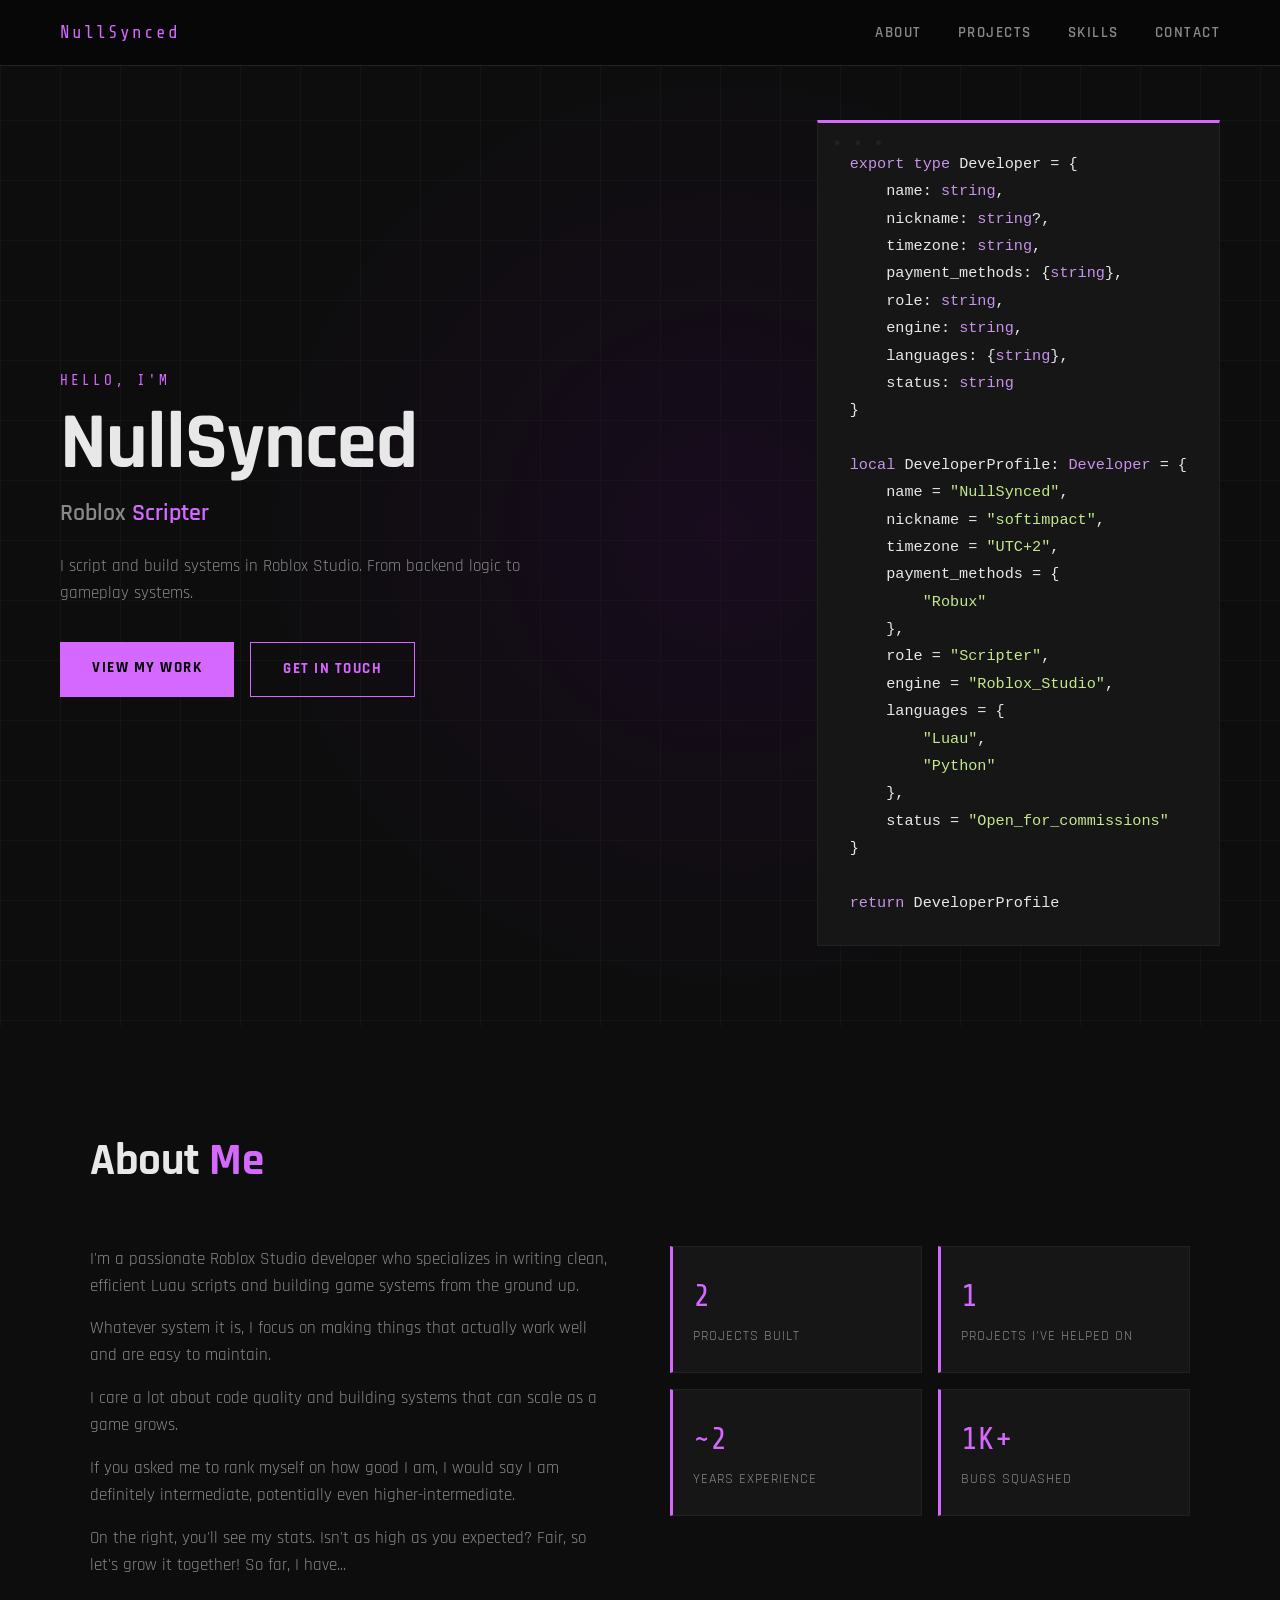
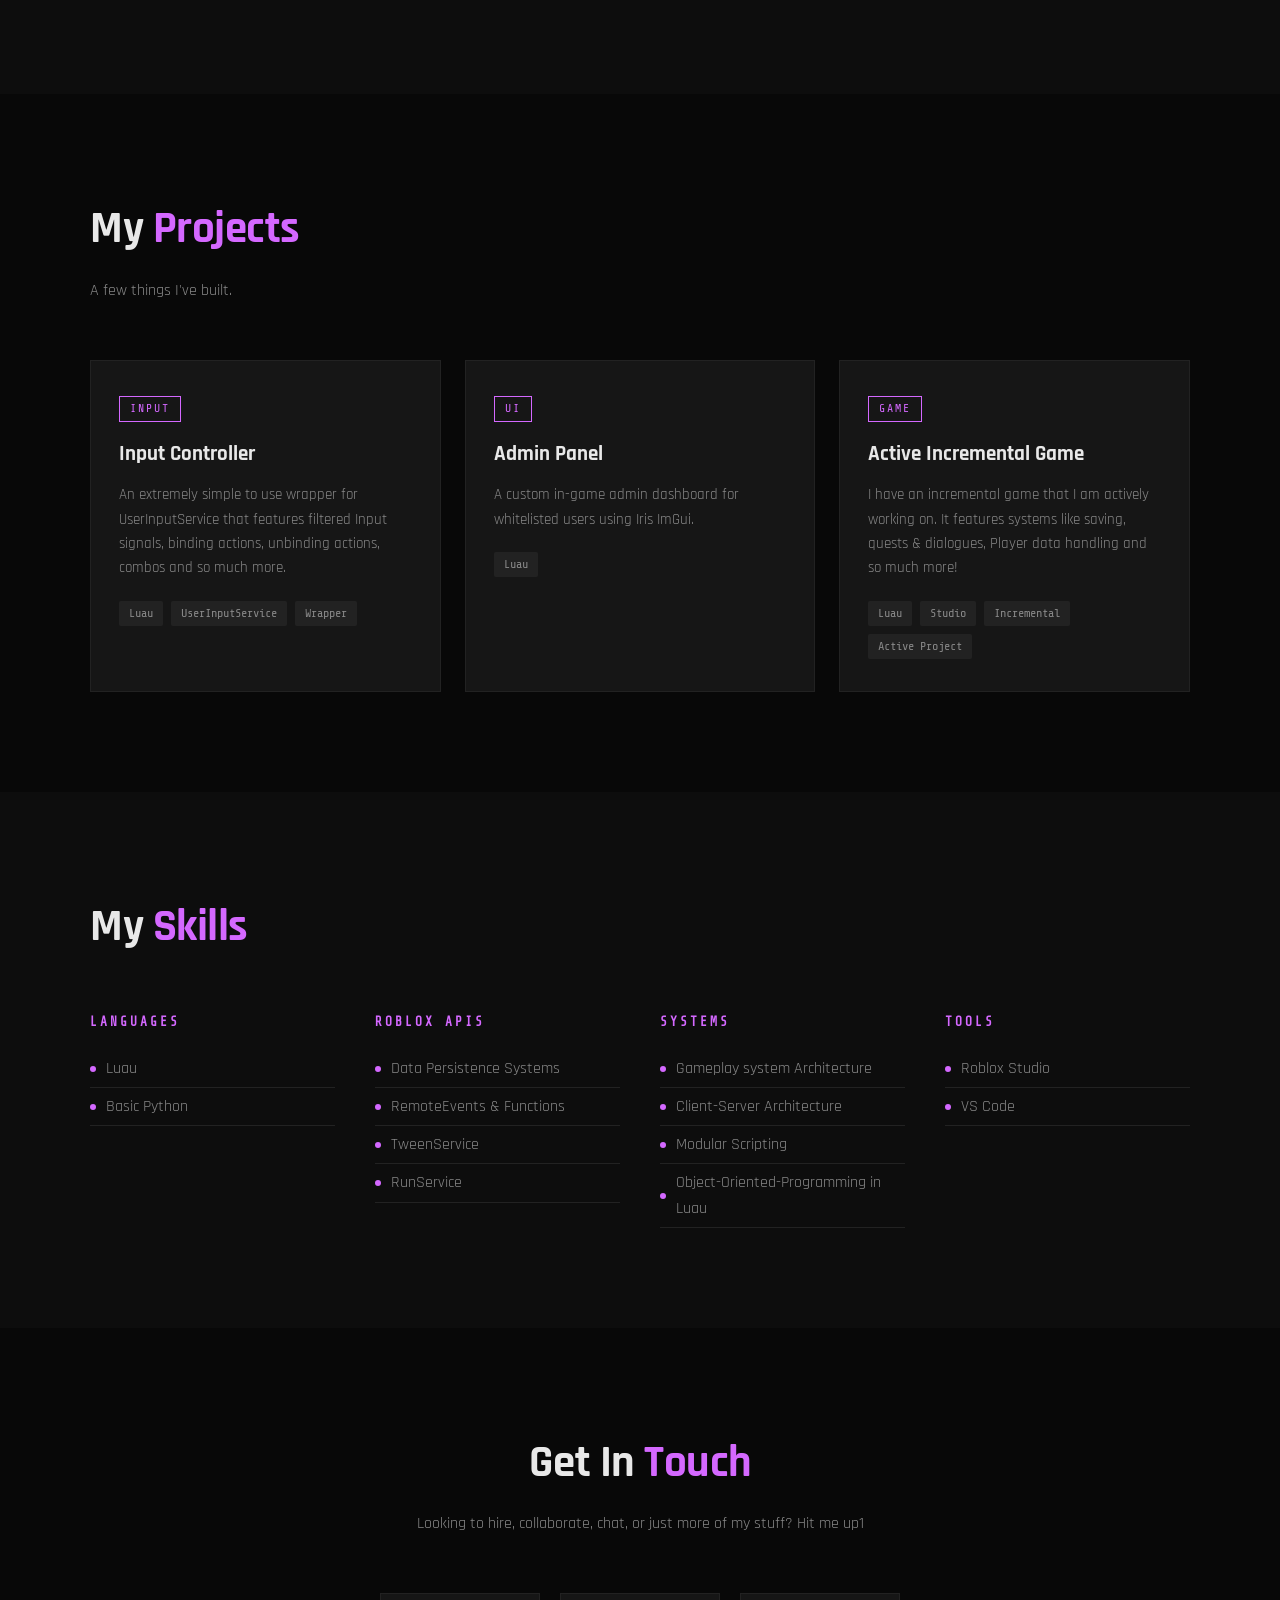
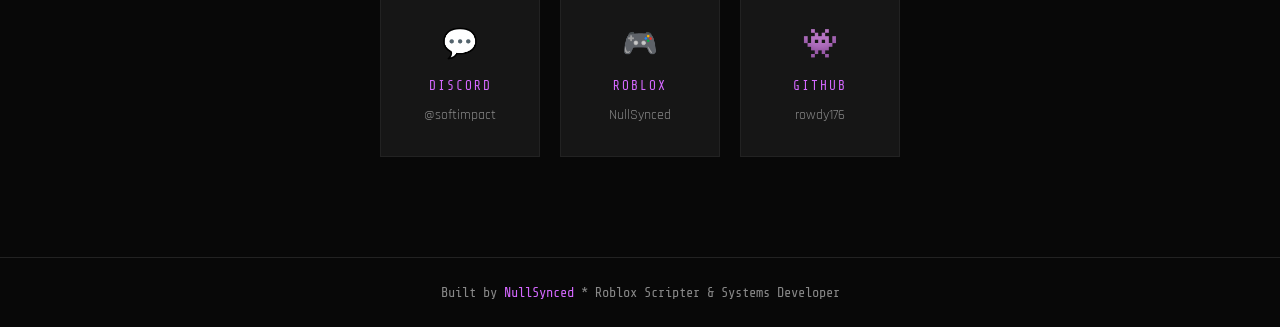
<file: index.html>
<!DOCTYPE html>
<html lang="en">
<head>
    <meta charset="UTF-8">
    <meta name="viewport" content="width=device-width, initial-scale=1.0">
    <title>NullSynced | Roblox Scripter</title>
    <link href="style.css" rel="stylesheet">
    <link rel="icon" href="Images/Echidna.ico"/>
    <link href="https://fonts.googleapis.com/css2?family=Share+Tech+Mono&family=Rajdhani:wght@400;600;700&display=swap" rel="stylesheet">
</head>

<body>

    <!-- NAV BAR -->
    <nav class="Navbar">
        <span class="NavLogo">NullSynced</span>
        <ul class="NavLinks">
            <li><a href="#about">About</a></li>
            <li><a href="#projects">Projects</a></li>
            <li><a href="#skills">Skills</a></li>
            <li><a href="#contact">Contact</a></li>
        </ul>
    </nav>

    <!-- HERO SECTION -->
    <section class="HeroSection" id="home">
        <div class="HeroGrid"></div>
        <div class="HeroContent">
            <p class="HeroSub">Hello, I'm</p>
            <h1 class="HeroName">NullSynced</h1>
            <h2 class="HeroTitle">Roblox <span class="Accent">Scripter</span></h2>
            <p class="HeroDesc">I script and build systems in Roblox Studio. From backend logic to gameplay systems.</p>
            <div class="HeroBtns">
                <a href="#projects" class="BtnPrimary">View My Work</a>
                <a href="#contact" class="BtnSecondary">Get In Touch</a>
            </div>
        </div>
        <div class="HeroCode">
            
<pre><code><span class="c-keyword">export type</span> Developer = {
    name: <span class="c-keyword">string</span>,
    nickname: <span class="c-keyword">string</span>?,
    timezone: <span class="c-keyword">string</span>,
    payment_methods: {<span class="c-keyword">string</span>},
    role: <span class="c-keyword">string</span>,
    engine: <span class="c-keyword">string</span>,
    languages: {<span class="c-keyword">string</span>},
    status: <span class="c-keyword">string</span>
}

<span class="c-keyword">local</span> DeveloperProfile: <span class="c-keyword">Developer</span> = {
    name = <span class="c-string">"NullSynced"</span>,
    nickname = <span class="c-string">"softimpact"</span>,
    timezone = <span class="c-string">"UTC+2"</span>,
    payment_methods = {
        <span class="c-string">"Robux"</span>
    },
    role = <span class="c-string">"Scripter"</span>,
    engine = <span class="c-string">"Roblox_Studio"</span>,
    languages = {
        <span class="c-string">"Luau"</span>,
        <span class="c-string">"Python"</span>
    },
    status = <span class="c-string">"Open_for_commissions"</span>
}

<span class="c-keyword">return</span> DeveloperProfile</code></pre>
        </div>
    </section>

    <!-- ABOUT SECTION -->
    <section class="Section" id="about">
        <div class="SectionInner">
            <h2 class="SectionTitle">About <span class="Accent">Me</span></h2>
            <div class="AboutGrid">
                <div class="AboutText">
                    <p>I'm a passionate Roblox Studio developer who specializes in writing clean, efficient Luau scripts and building game systems from the ground up.</p>
                    <p>Whatever system it is, I focus on making things that actually work well and are easy to maintain.</p>
                    <p>I care a lot about code quality and building systems that can scale as a game grows.</p>
                    <p>If you asked me to rank myself on how good I am, I would say I am definitely intermediate, potentially even higher-intermediate.</p>
                    <p>On the right, you'll see my stats. Isn't as high as you expected? Fair, so let's grow it together! So far, I have...</p>
                </div>
                <div class="AboutStats">
                    <div class="StatCard">
                        <span class="StatNum">2</span>
                        <span class="StatLabel">Projects Built</span>
                    </div>
                    <div class="StatCard">
                        <span class="StatNum">1</span>
                        <span class="StatLabel">Projects I've helped on</span>
                    </div>
                    <div class="StatCard">
                        <span class="StatNum">~2</span>
                        <span class="StatLabel">Years Experience</span>
                    </div>
                    <div class="StatCard">
                        <span class="StatNum">1K+</span>
                        <span class="StatLabel">Bugs Squashed</span>
                    </div>
                </div>
            </div>
        </div>
    </section>

    <!-- PROJECTS SECTION -->
    <section class="Section SectionDark" id="projects">
        <div class="SectionInner">
            <h2 class="SectionTitle">My <span class="Accent">Projects</span></h2>
            <p class="SectionSub">A few things I've built.</p>
            <div class="ProjectsGrid">

                <div class="ProjectCard">
                    <div class="ProjectTag">Input</div>
                    <h3 class="ProjectName">Input Controller</h3>
                    <p class="ProjectDesc">An extremely simple to use wrapper for UserInputService that features filtered Input signals, binding actions, unbinding actions, combos and so much more.</p>
                    <div class="ProjectTech">
                        <span>Luau</span><span>UserInputService</span><span>Wrapper</span>
                    </div>
                </div>

                <div class="ProjectCard">
                    <div class="ProjectTag">UI</div>
                    <h3 class="ProjectName">Admin Panel</h3>
                    <p class="ProjectDesc">A custom in-game admin dashboard for whitelisted users using Iris ImGui.</p>
                    <div class="ProjectTech">
                        <span>Luau</span>
                    </div>
                </div>

                <div class="ProjectCard">
                    <div class="ProjectTag">Game</div>
                    <h3 class="ProjectName">Active Incremental Game</h3>
                    <p class="ProjectDesc">I have an incremental game that I am actively working on. It features systems like saving, quests & dialogues, Player data handling and so much more!</p>
                    <div class="ProjectTech">
                        <span>Luau</span><span>Studio</span><span>Incremental</span><span>Active Project</span>
                    </div>
                </div>

            </div>
        </div>
    </section>

    <!-- SKILLS SECTION -->
    <section class="Section" id="skills">
        <div class="SectionInner">
            <h2 class="SectionTitle">My <span class="Accent">Skills</span></h2>
            <div class="SkillsGrid">

                <div class="SkillGroup">
                    <h3 class="SkillGroupTitle">Languages</h3>
                    <div class="SkillList">
                        <div class="SkillItem"><span class="SkillDot"></span>Luau</div>
                        <div class="SkillItem"><span class="SkillDot"></span>Basic Python</div>
                    </div>
                </div>

                <div class="SkillGroup">
                    <h3 class="SkillGroupTitle">Roblox APIs</h3>
                    <div class="SkillList">
                        <div class="SkillItem"><span class="SkillDot"></span>Data Persistence Systems</div>
                        <div class="SkillItem"><span class="SkillDot"></span>RemoteEvents & Functions</div>
                        <div class="SkillItem"><span class="SkillDot"></span>TweenService</div>
                        <div class="SkillItem"><span class="SkillDot"></span>RunService</div>
                    </div>
                </div>

                <div class="SkillGroup">
                    <h3 class="SkillGroupTitle">Systems</h3>
                    <div class="SkillList">
                        <div class="SkillItem"><span class="SkillDot"></span>Gameplay system Architecture</div>
                        <div class="SkillItem"><span class="SkillDot"></span>Client-Server Architecture</div>
                        <div class="SkillItem"><span class="SkillDot"></span>Modular Scripting</div>
                        <div class="SkillItem"><span class="SkillDot"></span>Object-Oriented-Programming in Luau</div>
                    </div>
                </div>

                <div class="SkillGroup">
                    <h3 class="SkillGroupTitle">Tools</h3>
                    <div class="SkillList">
                        <div class="SkillItem"><span class="SkillDot"></span>Roblox Studio</div>
                        <div class="SkillItem"><span class="SkillDot"></span>VS Code</div>
                    </div>
                </div>

            </div>
        </div>
    </section>

    <!-- CONTACT SECTION -->
    <section class="Section SectionDark" id="contact">
        <div class="SectionInner ContactInner">
            <h2 class="SectionTitle">Get In <span class="Accent">Touch</span></h2>
            <p class="SectionSub">Looking to hire, collaborate, chat, or just more of my stuff? Hit me up1</p>
            <div class="ContactLinks">
                <a class="ContactCard">
                    <span class="ContactIcon">💬</span>
                    <span class="ContactPlatform">Discord</span>
                    <span class="ContactHandle">@softimpact</span>
                </a>
                <a href="https://www.roblox.com/users/8551060448/profile" class="ContactCard">
                    <span class="ContactIcon">🎮</span>
                    <span class="ContactPlatform">Roblox</span>
                    <span class="ContactHandle">NullSynced</span>
                </a>
                <a href="https://github.com/rowdy176" class="ContactCard">
                    <span class="ContactIcon">👾</span>
                    <span class="ContactPlatform">GitHub</span>
                    <span class="ContactHandle">rowdy176</span>
                </a>
            </div>
        </div>
    </section>

    <!-- FOOTER SECTION -->
    <footer class="Footer">
        <p>Built by <span class="Accent">NullSynced</span>  *  Roblox Scripter & Systems Developer</p>
    </footer>

    <script src="script.js"></script>
</body>
</html>
</file>
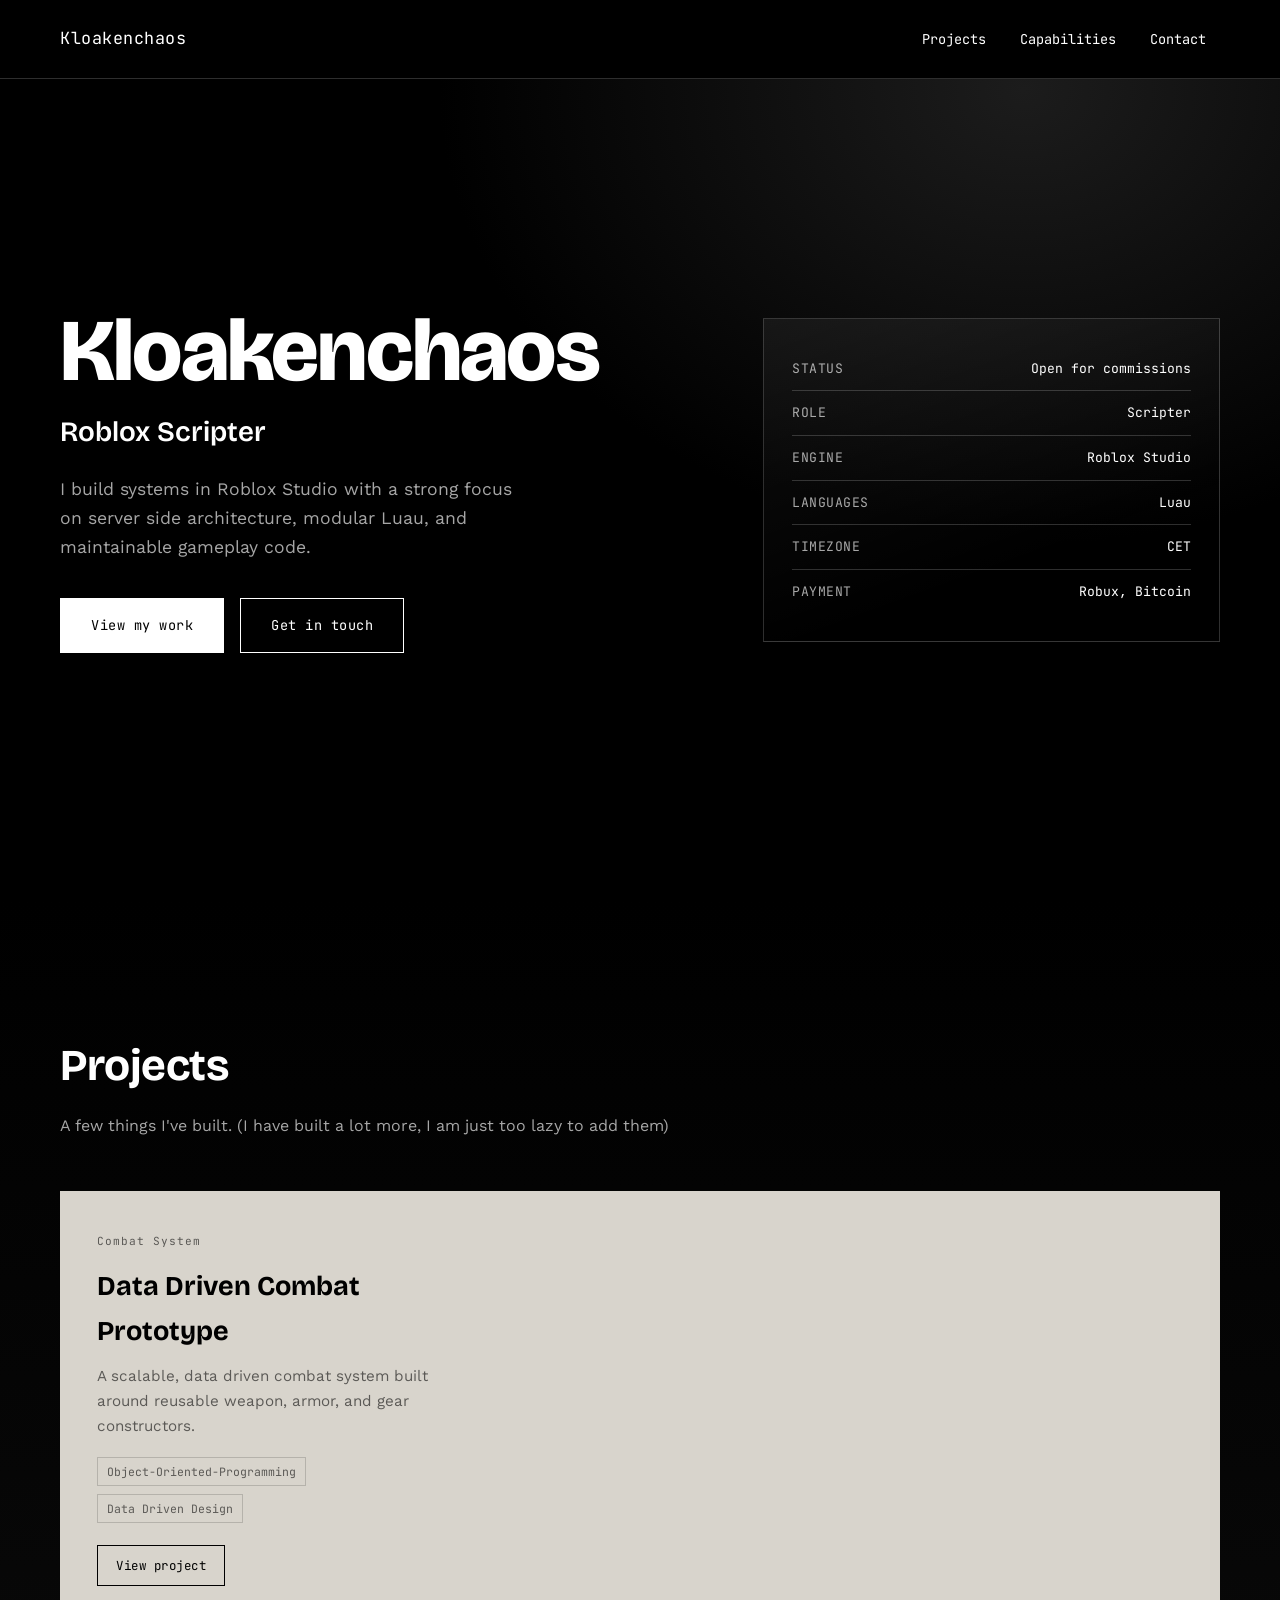
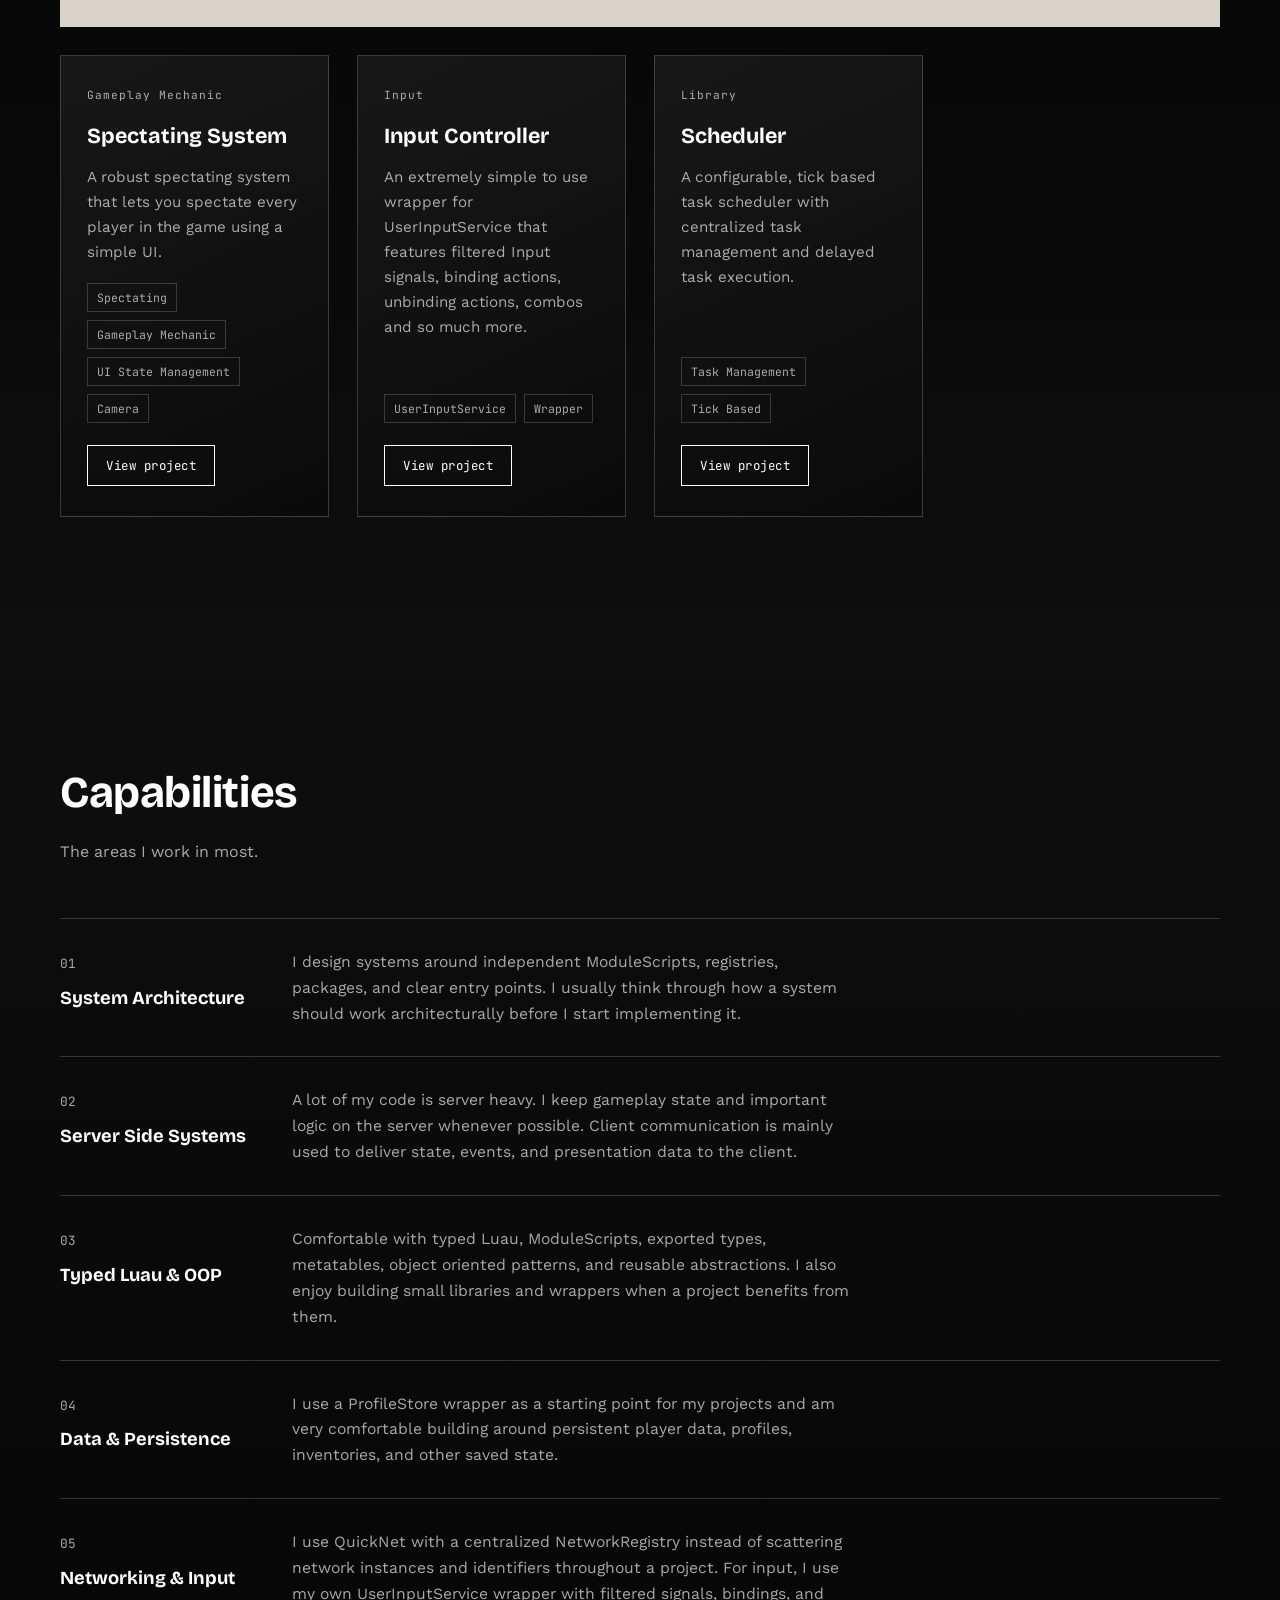
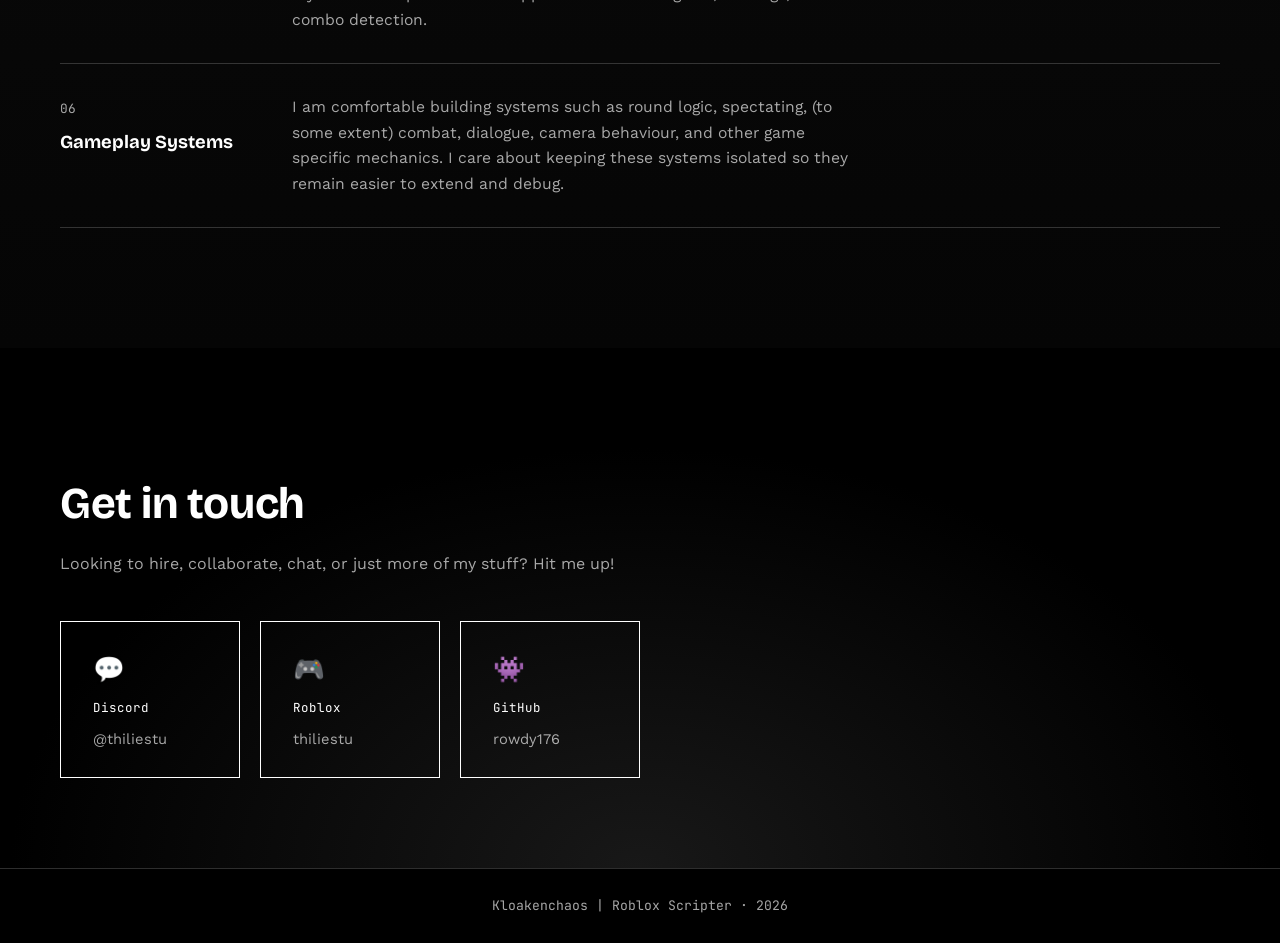
<file: Portfolio/index.html>
<!DOCTYPE html>
<html lang="en">
<head>
<meta charset="UTF-8">
<meta name="viewport" content="width=device-width, initial-scale=1.0">
<meta name="theme-color" content="#000000">
<title>Kloakenchaos | Roblox Scripter</title>
<meta name="description" content="Roblox Studio scripting portfolio showcasing projects and how to get in touch.">
<link href="style.css" rel="stylesheet">
<link rel="icon" href="Images/Echidna.ico">

<link rel="preconnect" href="https://fonts.googleapis.com">
<link rel="preconnect" href="https://fonts.gstatic.com" crossorigin>
<link href="https://fonts.googleapis.com/css2?family=Bricolage+Grotesque:wght@600;700;800&family=Work+Sans:wght@400;500;600&family=JetBrains+Mono:wght@400;500;700&display=swap" rel="stylesheet">

<meta property="og:title" content="Kloakenchaos | Portfolio">
<meta property="og:description" content="Roblox Studio scripting portfolio showcasing my projects and how to reach me.">
<meta property="og:url" content="https://rowdy176.github.io/Portfolio">
<meta property="og:image" content="https://rowdy176.github.io/Portfolio/Images/Banner.png">
<meta property="og:type" content="website">

<meta name="twitter:card" content="summary_large_image">
<meta name="twitter:title" content="Kloakenchaos | Portfolio">
<meta name="twitter:description" content="Roblox Studio scripting portfolio showcasing my projects and how to reach me.">
<meta name="twitter:image" content="https://rowdy176.github.io/Portfolio/Images/Banner.png">
</head>
<body>

<nav class="Navbar">
    <a href="#home" class="NavLogo">Kloakenchaos</a>
    <button class="NavToggle" id="NavToggle" type="button" aria-label="Toggle navigation menu" aria-expanded="false" aria-controls="NavLinks">
        <span></span><span></span><span></span>
    </button>
    <ul class="NavLinks" id="NavLinks">
        <li><a href="#projects">Projects</a></li>
        <li><a href="#capabilities">Capabilities</a></li>
        <li><a href="#contact">Contact</a></li>
    </ul>
</nav>

<section class="Hero OnDark" id="home">
    <div class="HeroInner">
        <div class="HeroMain">
            <h1 class="HeroName">Kloakenchaos</h1>
            <p class="HeroRole">Roblox Scripter</p>
            <p class="HeroDesc">I build systems in Roblox Studio with a strong focus on server side architecture, modular Luau, and maintainable gameplay code.</p>
            <div class="HeroBtns">
                <a href="#projects" class="Btn BtnPrimary">View my work</a>
                <a href="#contact" class="Btn BtnSecondary">Get in touch</a>
            </div>
        </div>
        <aside class="HeroSpec" aria-label="Quick facts">
            <div class="HeroSpecRow"><span class="HeroSpecKey">Status</span><span class="HeroSpecVal">Open for commissions</span></div>
            <div class="HeroSpecRow"><span class="HeroSpecKey">Role</span><span class="HeroSpecVal">Scripter</span></div>
            <div class="HeroSpecRow"><span class="HeroSpecKey">Engine</span><span class="HeroSpecVal">Roblox Studio</span></div>
            <div class="HeroSpecRow"><span class="HeroSpecKey">Languages</span><span class="HeroSpecVal">Luau</span></div>
            <div class="HeroSpecRow"><span class="HeroSpecKey">Timezone</span><span class="HeroSpecVal">CET</span></div>
            <div class="HeroSpecRow"><span class="HeroSpecKey">Payment</span><span class="HeroSpecVal">Robux, Bitcoin</span></div>
        </aside>
    </div>
</section>

<section class="Section" id="projects">
    <div class="SectionInner">
        <h2 class="SectionTitle">Projects</h2>
        <p class="SectionSub">A few things I've built. (I have built a lot more, I am just too lazy to add them)</p>
        <div class="ProjectsGrid" id="ProjectsGrid"></div>
    </div>
</section>

<section class="Section" id="capabilities">
    <div class="SectionInner">
        <h2 class="SectionTitle">Capabilities</h2>
        <p class="SectionSub">The areas I work in most.</p>
        <div class="CapList">
            <div class="CapRow">
                <div><span class="CapNum">01</span><div class="CapName">System Architecture</div></div>
                <p class="CapDesc">I design systems around independent ModuleScripts, registries, packages, and clear entry points. I usually think through how a system should work architecturally before I start implementing it.</p>
            </div>
            <div class="CapRow">
                <div><span class="CapNum">02</span><div class="CapName">Server Side Systems</div></div>
                <p class="CapDesc">A lot of my code is server heavy. I keep gameplay state and important logic on the server whenever possible. Client communication is mainly used to deliver state, events, and presentation data to the client.</p>
            </div>
            <div class="CapRow">
                <div><span class="CapNum">03</span><div class="CapName">Typed Luau & OOP</div></div>
                <p class="CapDesc">Comfortable with typed Luau, ModuleScripts, exported types, metatables, object oriented patterns, and reusable abstractions. I also enjoy building small libraries and wrappers when a project benefits from them.</p>
            </div>
            <div class="CapRow">
                <div><span class="CapNum">04</span><div class="CapName">Data & Persistence</div></div>
                <p class="CapDesc">I use a ProfileStore wrapper as a starting point for my projects and am very comfortable building around persistent player data, profiles, inventories, and other saved state.</p>
            </div>
            <div class="CapRow">
                <div><span class="CapNum">05</span><div class="CapName">Networking & Input</div></div>
                <p class="CapDesc">I use QuickNet with a centralized NetworkRegistry instead of scattering network instances and identifiers throughout a project. For input, I use my own UserInputService wrapper with filtered signals, bindings, and combo detection.</p>
            </div>
            <div class="CapRow">
                <div><span class="CapNum">06</span><div class="CapName">Gameplay Systems</div></div>
                <p class="CapDesc">I am comfortable building systems such as round logic, spectating, (to some extent) combat, dialogue, camera behaviour, and other game specific mechanics. I care about keeping these systems isolated so they remain easier to extend and debug.</p>
            </div>
        </div>
    </div>
</section>

<section class="Section SectionContact OnDark" id="contact">
    <div class="SectionInner ContactInner">
        <h2 class="SectionTitle">Get in touch</h2>
        <p class="SectionSub">Looking to hire, collaborate, chat, or just more of my stuff? Hit me up!</p>
        <div class="ContactLinks">
            <button class="ContactCard" type="button" data-copy="@Kloakenchaos">
                <span class="ContactIcon">💬</span>
                <span class="ContactPlatform">Discord</span>
                <span class="ContactHandle">@thiliestu</span>
            </button>
            <a href="https://www.roblox.com/users/8551060448/profile" class="ContactCard" target="_blank" rel="noopener noreferrer">
                <span class="ContactIcon">🎮</span>
                <span class="ContactPlatform">Roblox</span>
                <span class="ContactHandle">thiliestu</span>
            </a>
            <a href="https://github.com/rowdy176" class="ContactCard" target="_blank" rel="noopener noreferrer">
                <span class="ContactIcon">👾</span>
                <span class="ContactPlatform">GitHub</span>
                <span class="ContactHandle">rowdy176</span>
            </a>
        </div>
    </div>
</section>

<footer class="Footer OnDark">
    <p>Kloakenchaos | Roblox Scripter · <span id="Year"></span></p>
</footer>

<div class="ModalOverlay" id="ModalOverlay" role="dialog" aria-modal="true" aria-label="Project details">
    <div class="Modal" id="Modal">
        <button class="ModalClose" id="ModalClose" type="button" aria-label="Close project details">✕</button>
        <div class="ModalBody" id="ModalBody"></div>
    </div>
</div>

<script src="script.js"></script>
</body>
</html>
</file>
<file: style.css>
*, *::before, *::after {
    margin: 0;
    padding: 0;
    box-sizing: border-box;
}

:root {
    --bg:        #0d0d0d;
    --bg-dark:   #080808;
    --surface:   #161616;
    --border:    #222222;
    --accent:    #d468ff;
    --accent2:   #7c3aed;
    --text:      #e8e8e8;
    --text-muted:#888888;
    --font-mono: 'Share Tech Mono', monospace;
    --font-main: 'Rajdhani', sans-serif;
}

html {
    scroll-behavior: smooth;
}

body {
    background-color: var(--bg);
    color: var(--text);
    font-family: var(--font-main);
    font-size: 18px;
    line-height: 1.6;
    overflow-x: hidden;
}

a {
    text-decoration: none;
    color: inherit;
}

.Navbar {
    position: fixed;
    top: 0;
    left: 0;
    width: 100%;
    z-index: 100;
    display: flex;
    align-items: center;
    justify-content: space-between;
    padding: 18px 60px;
    background: rgba(8, 8, 8, 0.85);
    backdrop-filter: blur(12px);
    border-bottom: 1px solid var(--border);
}

.NavLogo {
    font-family: var(--font-mono);
    font-size: 1.1rem;
    color: var(--accent);
    letter-spacing: 2px;
}

.NavLinks {
    list-style: none;
    display: flex;
    gap: 36px;
}

.NavLinks a {
    font-size: 0.95rem;
    font-weight: 600;
    letter-spacing: 1.5px;
    text-transform: uppercase;
    color: var(--text-muted);
    transition: color 0.2s;
}

.NavLinks a:hover {
    color: var(--accent);
}

.HeroSection {
    position: relative;
    min-height: 100vh;
    display: flex;
    align-items: center;
    justify-content: space-between;
    padding: 120px 60px 80px;
    overflow: hidden;
    gap: 40px;
}

.HeroGrid {
    position: absolute;
    inset: 0;
    background-image:
        linear-gradient(var(--border) 1px, transparent 1px),
        linear-gradient(90deg, var(--border) 1px, transparent 1px);
    background-size: 60px 60px;
    opacity: 0.35;
    pointer-events: none;
}

.HeroSection::before {
    content: '';
    position: absolute;
    left: 17.5%;
    width: 1000px;
    height: 1000px;
    background: radial-gradient(circle, rgba(170, 0, 255, 0.07) 0%, transparent 70%);
    pointer-events: none;
}

.HeroContent {
    position: relative;
    max-width: 580px;
    animation: fadeUp 0.8s ease both;
}

.HeroSub {
    font-family: var(--font-mono);
    font-size: 0.9rem;
    color: var(--accent);
    letter-spacing: 3px;
    text-transform: uppercase;
    margin-bottom: 12px;
}

.HeroName {
    font-size: 5rem;
    font-weight: 700;
    line-height: 1;
    letter-spacing: -1px;
    margin-bottom: 10px;
}

.HeroTitle {
    font-size: 1.5rem;
    font-weight: 600;
    color: var(--text-muted);
    margin-bottom: 20px;
}

.HeroDesc {
    font-size: 1.05rem;
    color: var(--text-muted);
    max-width: 480px;
    margin-bottom: 36px;
}

.HeroBtns {
    display: flex;
    gap: 16px;
    flex-wrap: wrap;
}

.BtnPrimary {
    padding: 14px 32px;
    background: var(--accent);
    color: #000;
    font-family: var(--font-main);
    font-weight: 700;
    font-size: 0.95rem;
    letter-spacing: 1.5px;
    text-transform: uppercase;
    border: none;
    cursor: pointer;
    transition: opacity 0.2s, transform 0.2s;
}

.BtnPrimary:hover {
    opacity: 0.85;
    transform: translateY(-2px);
}

.BtnSecondary {
    padding: 14px 32px;
    background: transparent;
    color: var(--accent);
    font-family: var(--font-main);
    font-weight: 700;
    font-size: 0.95rem;
    letter-spacing: 1.5px;
    text-transform: uppercase;
    border: 1px solid var(--accent);
    cursor: pointer;
    transition: background 0.2s, color 0.2s, transform 0.2s;
}

.BtnSecondary:hover {
    background: var(--accent);
    color: #000;
    transform: translateY(-2px);
}

.HeroCode {
    position: relative;
    background: var(--surface);
    border: 1px solid var(--border);
    border-top: 3px solid var(--accent);
    padding: 28px 32px;
    font-family: var(--font-mono);
    font-size: 0.95rem;
    line-height: 1.8;
    min-width: 300px;
    animation: fadeUp 0.8s 0.2s ease both;
}

.HeroCode::before {
    content: '● ● ●';
    position: absolute;
    top: 10px;
    left: 16px;
    font-size: 0.7rem;
    color: var(--border);
    letter-spacing: 4px;
}

.c-keyword { color: #c792ea; }
.c-string   { color: #c3e88d; }

.Section {
    padding: 100px 60px;
}

.SectionDark {
    background-color: var(--bg-dark);
}

.SectionInner {
    max-width: 1100px;
    margin: 0 auto;
}

.SectionTitle {
    font-size: 2.8rem;
    font-weight: 700;
    margin-bottom: 12px;
    letter-spacing: -0.5px;
}

.SectionSub {
    color: var(--text-muted);
    margin-bottom: 56px;
    font-size: 1rem;
}

.Accent {
    color: var(--accent);
}

.AboutGrid {
    display: grid;
    grid-template-columns: 1fr 1fr;
    gap: 60px;
    align-items: start;
    margin-top: 48px;
}

.AboutText p {
    color: var(--text-muted);
    margin-bottom: 16px;
    font-size: 1.05rem;
}

.AboutStats {
    display: grid;
    grid-template-columns: 1fr 1fr;
    gap: 16px;
}

.StatCard {
    background: var(--surface);
    border: 1px solid var(--border);
    border-left: 3px solid var(--accent);
    padding: 24px 20px;
    display: flex;
    flex-direction: column;
    gap: 4px;
}

.StatNum {
    font-family: var(--font-mono);
    font-size: 2rem;
    color: var(--accent);
}

.StatLabel {
    font-size: 0.85rem;
    color: var(--text-muted);
    letter-spacing: 1px;
    text-transform: uppercase;
}

.ProjectsGrid {
    display: grid;
    grid-template-columns: repeat(auto-fill, minmax(280px, 1fr));
    gap: 24px;
    margin-top: 48px;
}

.ProjectCard {
    background: var(--surface);
    border: 1px solid var(--border);
    padding: 32px 28px;
    transition: border-color 0.25s, transform 0.25s;
    position: relative;
    overflow: hidden;
}

.ProjectCard::before {
    content: '';
    position: absolute;
    top: 0;
    left: 0;
    width: 0;
    height: 2px;
    background: var(--accent);
    transition: width 0.3s ease;
}

.ProjectCard:hover::before {
    width: 100%;
}

.ProjectCard:hover {
    border-color: #333;
    transform: translateY(-4px);
}

.ProjectTag {
    display: inline-block;
    font-family: var(--font-mono);
    font-size: 0.72rem;
    letter-spacing: 2px;
    text-transform: uppercase;
    color: var(--accent);
    border: 1px solid var(--accent);
    padding: 3px 10px;
    margin-bottom: 16px;
}

.ProjectName {
    font-size: 1.3rem;
    font-weight: 700;
    margin-bottom: 12px;
}

.ProjectDesc {
    color: var(--text-muted);
    font-size: 0.95rem;
    margin-bottom: 20px;
    line-height: 1.6;
}

.ProjectTech {
    display: flex;
    flex-wrap: wrap;
    gap: 8px;
}

.ProjectTech span {
    font-family: var(--font-mono);
    font-size: 0.75rem;
    color: var(--text-muted);
    background: rgba(255,255,255,0.05);
    padding: 3px 10px;
    border-radius: 2px;
}

.SkillsGrid {
    display: grid;
    grid-template-columns: repeat(auto-fill, minmax(220px, 1fr));
    gap: 40px;
    margin-top: 48px;
}

.SkillGroupTitle {
    font-family: var(--font-mono);
    font-size: 0.8rem;
    letter-spacing: 3px;
    text-transform: uppercase;
    color: var(--accent);
    margin-bottom: 18px;
}

.SkillItem {
    display: flex;
    align-items: center;
    gap: 10px;
    color: var(--text-muted);
    font-size: 0.98rem;
    padding: 6px 0;
    border-bottom: 1px solid var(--border);
}

.SkillDot {
    width: 6px;
    height: 6px;
    background: var(--accent);
    border-radius: 50%;
    flex-shrink: 0;
}

.ContactInner {
    text-align: center;
}

.ContactLinks {
    display: flex;
    justify-content: center;
    flex-wrap: wrap;
    gap: 20px;
    margin-top: 48px;
}

.ContactCard {
    display: flex;
    flex-direction: column;
    align-items: center;
    gap: 8px;
    background: var(--surface);
    border: 1px solid var(--border);
    padding: 28px 36px;
    min-width: 160px;
    transition: border-color 0.2s, transform 0.2s;
    cursor: pointer;
}

.ContactCard:hover {
    border-color: var(--accent);
    transform: translateY(-4px);
}

.ContactIcon {
    font-size: 1.8rem;
}

.ContactPlatform {
    font-family: var(--font-mono);
    font-size: 0.8rem;
    letter-spacing: 2px;
    text-transform: uppercase;
    color: var(--accent);
}

.ContactHandle {
    font-size: 0.9rem;
    color: var(--text-muted);
}

.Footer {
    background: var(--bg-dark);
    border-top: 1px solid var(--border);
    text-align: center;
    padding: 24px;
    font-family: var(--font-mono);
    font-size: 0.85rem;
    color: var(--text-muted);
}

@keyframes fadeUp {
    from {
        opacity: 0;
        transform: translateY(30px);
    }
    to {
        opacity: 1;
        transform: translateY(0);
    }
}

.reveal {
    opacity: 0;
    transform: translateY(24px);
    transition: opacity 0.55s ease, transform 0.55s ease;
}

.reveal.visible {
    opacity: 1;
    transform: translateY(0);
}

.NavLinks a.active {
    color: var(--accent);
}

@media (max-width: 900px) {
    .HeroSection {
        flex-direction: column;
        padding: 120px 30px 60px;
        text-align: center;
    }
    .HeroName { font-size: 3.5rem; }
    .HeroBtns { justify-content: center; }
    .HeroCode { min-width: unset; width: 100%; }
    .AboutGrid { grid-template-columns: 1fr; }
    .Navbar { padding: 16px 24px; }
    .NavLinks { gap: 20px; }
    .Section { padding: 70px 30px; }
}

@media (max-width: 600px) {
    .HeroName { font-size: 2.8rem; }
    .NavLinks { display: none; }
    .ContactLinks { flex-direction: column; align-items: center; }
}
</file>
<file: Portfolio/style.css>
*, *::before, *::after {
    margin: 0;
    padding: 0;
    box-sizing: border-box;
}

:root {
    --white: #ffffff;
    --black: #000000;
    --muted: rgba(255, 255, 255, 0.65);
    --muted-on-light: rgba(0, 0, 0, 0.6);
    --line: rgba(255, 255, 255, 0.18);
    --line-on-light: rgba(0, 0, 0, 0.15);
    --bone: #d8d4cc;
    --muted-on-bone: rgba(0, 0, 0, 0.58);
    --line-on-bone: rgba(0, 0, 0, 0.16);

    --font-display: 'Bricolage Grotesque', sans-serif;
    --font-body: 'Work Sans', sans-serif;
    --font-mono: 'JetBrains Mono', monospace;

    --maxw: 1160px;
}

@media (prefers-reduced-motion: no-preference) {
    html { scroll-behavior: smooth; }
}

section[id] { scroll-margin-top: 84px; }

body {
    background: #000000;
    color: var(--white);
    font-family: var(--font-body);
    font-size: 1.05rem;
    line-height: 1.65;
    overflow-x: hidden;
}

a { text-decoration: none; color: inherit; }
ul { list-style: none; }
img, video { max-width: 100%; display: block; }

a:focus-visible,
button:focus-visible {
    outline: 2px solid currentColor;
    outline-offset: 3px;
}

.Navbar {
    position: fixed;
    inset: 0 0 auto 0;
    z-index: 100;
    display: flex;
    align-items: center;
    justify-content: space-between;
    padding: 20px 60px;
    background: #000000;
    color: var(--white);
    border-bottom: 1px solid var(--line);
}
.NavLogo {
    font-family: var(--font-mono);
    font-size: 1.05rem;
    letter-spacing: 0.5px;
}
.NavLinks { display: flex; gap: 6px; }
.NavLinks a {
    display: inline-block;
    padding: 8px 14px;
    font-family: var(--font-mono);
    font-size: 0.85rem;
    transition: background 0.2s, color 0.2s;
}
.NavLinks a:hover,
.NavLinks a.active {
    background: var(--white);
    color: var(--black);
}
.NavToggle {
    display: none;
    flex-direction: column;
    justify-content: center;
    gap: 5px;
    width: 30px;
    height: 30px;
    background: none;
    border: none;
    cursor: pointer;
    padding: 0;
}
.NavToggle span {
    width: 100%;
    height: 2px;
    background: var(--white);
    transition: transform 0.25s ease, opacity 0.2s ease;
}
.NavToggle.open span:nth-child(1) { transform: translateY(7px) rotate(45deg); }
.NavToggle.open span:nth-child(2) { opacity: 0; }
.NavToggle.open span:nth-child(3) { transform: translateY(-7px) rotate(-45deg); }

.Hero {
    position: relative;
    min-height: 100vh;
    display: flex;
    align-items: center;
    padding: 160px 60px 100px;
    overflow: hidden;
    background: radial-gradient(ellipse 900px 700px at 80% 10%, #1c1c1c 0%, #000000 65%);
}
.HeroInner {
    position: relative;
    z-index: 1;
    width: 100%;
    max-width: var(--maxw);
    margin: 0 auto;
    display: grid;
    grid-template-columns: 1.4fr 1fr;
    gap: 64px;
    align-items: center;
}
.HeroMain { animation: fadeUp 0.7s ease both; }
.HeroName {
    font-family: var(--font-display);
    font-weight: 800;
    font-size: clamp(2.75rem, 7vw, 5.5rem);
    line-height: 1;
    letter-spacing: -0.02em;
    margin-bottom: 14px;
}
.HeroRole {
    font-family: var(--font-display);
    font-weight: 600;
    font-size: clamp(1.25rem, 2.4vw, 1.75rem);
    margin-bottom: 20px;
}
.HeroDesc {
    color: var(--muted);
    font-size: 1.1rem;
    max-width: 460px;
    margin-bottom: 36px;
}
.HeroBtns { display: flex; gap: 16px; flex-wrap: wrap; }

.Btn {
    display: inline-block;
    padding: 15px 30px;
    font-family: var(--font-mono);
    font-size: 0.85rem;
    letter-spacing: 0.5px;
    cursor: pointer;
    border: 1.5px solid var(--white);
    transition: background 0.2s, color 0.2s, transform 0.2s;
}
.BtnPrimary { background: var(--white); color: var(--black); }
.BtnPrimary:hover { background: transparent; color: var(--white); transform: translateY(-2px); }
.BtnSecondary { background: transparent; color: var(--white); }
.BtnSecondary:hover { background: var(--white); color: var(--black); transform: translateY(-2px); }

.HeroSpec {
    position: relative;
    background: linear-gradient(160deg, rgba(255, 255, 255, 0.06), rgba(255, 255, 255, 0) 70%);
    border: 1px solid var(--line);
    padding: 28px;
    animation: fadeUp 0.7s 0.15s ease both;
}
.HeroSpecRow {
    display: flex;
    justify-content: space-between;
    gap: 16px;
    padding: 11px 0;
    border-bottom: 1px solid var(--line);
    font-family: var(--font-mono);
    font-size: 0.82rem;
}
.HeroSpecRow:last-child { border-bottom: none; }
.HeroSpecKey { color: var(--muted); text-transform: uppercase; letter-spacing: 0.5px; }
.HeroSpecVal { text-align: right; }

.Section { padding: 120px 60px; }
#projects {
    padding: 130px 60px 120px;
    background: linear-gradient(180deg, #000000 0%, #0e0e0e 100%);
}
.SectionContact {
    padding: 120px 60px 90px;
    background: radial-gradient(ellipse 900px 600px at 50% 100%, #181818 0%, #000000 70%);
}

.SectionInner { max-width: var(--maxw); margin: 0 auto; }
.SectionInner--narrow { max-width: 640px; }

.SectionTitle {
    font-family: var(--font-display);
    font-weight: 700;
    font-size: clamp(2rem, 4vw, 2.75rem);
    letter-spacing: -0.01em;
}
.SectionSub { color: var(--muted); margin-top: 10px; font-size: 1rem; }

.Stat {
    flex: 1;
    padding: 26px 18px;
    border-left: 1px solid var(--line);
    text-align: center;
}
.Stat:first-child { border-left: none; }
.StatNum { display: block; font-family: var(--font-mono); font-size: 1.9rem; margin-bottom: 8px; }
.StatLabel { display: block; font-size: 0.8rem; color: var(--muted); line-height: 1.4; }

.SkillTags { display: flex; flex-wrap: wrap; gap: 10px; }
.SkillTag {
    font-family: var(--font-mono);
    font-size: 0.82rem;
    border: 1px solid var(--white);
    padding: 8px 14px;
}

#capabilities {
    background: linear-gradient(180deg, #0e0e0e 0%, #050505 100%);
}
.CapList { margin-top: 52px; border-top: 1px solid var(--line); }
.CapRow {
    display: grid;
    grid-template-columns: 200px 1fr;
    gap: 32px;
    padding: 30px 0;
    border-bottom: 1px solid var(--line);
}
.CapNum {
    font-family: var(--font-mono);
    font-size: 0.8rem;
    color: var(--muted);
}
.CapName {
    font-family: var(--font-display);
    font-weight: 700;
    font-size: 1.15rem;
    margin-top: 6px;
}
.CapDesc { color: var(--muted); font-size: 0.98rem; max-width: 560px; }
.CapDesc code {
    font-family: var(--font-mono);
    font-size: 0.85em;
    color: var(--white);
}

.ProjectsGrid {
    display: grid;
    grid-template-columns: repeat(auto-fill, minmax(260px, 1fr));
    gap: 28px;
    margin-top: 52px;
}
.ProjectCard {
    background: linear-gradient(155deg, #181818 0%, #0a0a0a 100%);
    border: 1px solid var(--line);
    transition: transform 0.2s, border-color 0.2s;
    display: flex;
    flex-direction: column;
}
.ProjectCard:hover { transform: translateY(-3px); border-color: rgba(255, 255, 255, 0.4); }
.ProjectBody { padding: 30px 26px; display: flex; flex-direction: column; flex: 1; }
.ProjectTag {
    display: inline-block;
    font-family: var(--font-mono);
    font-size: 0.7rem;
    letter-spacing: 1px;
    margin-bottom: 14px;
    align-self: flex-start;
    color: var(--muted);
}
.ProjectName { font-family: var(--font-display); font-size: 1.35rem; font-weight: 700; margin-bottom: 10px; }
.ProjectDesc { color: var(--muted); font-size: 0.95rem; margin-bottom: 18px; flex: 1; }
.ProjectTech { display: flex; flex-wrap: wrap; gap: 8px; margin-bottom: 22px; }
.ProjectTech span {
    font-family: var(--font-mono);
    font-size: 0.72rem;
    color: var(--muted);
    border: 1px solid var(--line);
    padding: 4px 9px;
}
.BtnViewProject {
    padding: 11px 18px;
    background: transparent;
    color: var(--white);
    border: 1.5px solid var(--white);
    font-family: var(--font-mono);
    font-size: 0.78rem;
    letter-spacing: 0.5px;
    cursor: pointer;
    transition: background 0.2s, color 0.2s;
    align-self: flex-start;
}
.BtnViewProject:hover { background: var(--white); color: var(--black); }

.ProjectCover { background: var(--white); min-height: 240px; overflow: hidden; }
.ProjectCover img {
    width: 100%;
    height: 100%;
    object-fit: cover;
    filter: grayscale(100%);
    transition: filter 0.5s ease;
}
.ProjectCard:hover .ProjectCover img { filter: grayscale(0%); }

.ProjectCard--featured {
    grid-column: 1 / -1;
    display: grid;
    grid-template-columns: minmax(240px, 420px) 1fr;
    background: var(--bone);
    border-color: var(--bone);
    color: var(--black);
}
.ProjectCard--featured .ProjectBody { padding: 40px 36px; justify-content: center; }
.ProjectCard--featured .ProjectTag,
.ProjectCard--featured .ProjectDesc { color: var(--muted-on-bone); }
.ProjectCard--featured .ProjectName { font-size: 1.7rem; }
.ProjectCard--featured .ProjectTech span { color: var(--muted-on-bone); border-color: var(--line-on-bone); }
.ProjectCard--featured .BtnViewProject { border-color: var(--black); color: var(--black); }
.ProjectCard--featured .BtnViewProject:hover { background: var(--black); color: var(--bone); }

.ContactLinks { display: flex; flex-wrap: wrap; gap: 20px; margin-top: 44px; }
.ContactCard {
    display: flex;
    flex-direction: column;
    align-items: flex-start;
    gap: 8px;
    background: transparent;
    border: 1px solid var(--white);
    padding: 26px 32px;
    min-width: 180px;
    font: inherit;
    color: inherit;
    cursor: pointer;
    transition: background 0.2s, color 0.2s, transform 0.2s;
}
.ContactCard:hover { background: var(--white); color: var(--black); transform: translateY(-3px); }
.ContactIcon { font-size: 1.6rem; }
.ContactPlatform { font-family: var(--font-mono); font-size: 0.78rem; letter-spacing: 1px; }
.ContactHandle { font-size: 0.92rem; color: var(--muted); }
.ContactCard:hover .ContactHandle { color: var(--muted-on-light); }

.Footer {
    background: #000000;
    text-align: center;
    padding: 26px;
    font-family: var(--font-mono);
    font-size: 0.82rem;
    color: var(--muted);
    border-top: 1px solid var(--line);
}

.ModalOverlay {
    position: fixed;
    inset: 0;
    background: rgba(0, 0, 0, 0.82);
    z-index: 999;
    display: flex;
    align-items: center;
    justify-content: center;
    padding: 24px;
    opacity: 0;
    pointer-events: none;
    transition: opacity 0.25s ease;
}
.ModalOverlay.open { opacity: 1; pointer-events: all; }

.Modal {
    position: relative;
    background: linear-gradient(155deg, #181818 0%, #0a0a0a 100%);
    color: var(--white);
    border: 1px solid var(--line);
    width: 100%;
    max-width: 760px;
    max-height: 85vh;
    overflow-y: auto;
    padding: 48px 44px 44px;
    transform: translateY(16px);
    transition: transform 0.25s ease;
}
.ModalOverlay.open .Modal { transform: translateY(0); }

.Modal--featured {
    background: var(--bone);
    color: var(--black);
    border-color: var(--bone);
}

.ModalClose {
    position: absolute;
    top: 18px; right: 22px;
    background: none;
    border: none;
    color: inherit;
    font-size: 1rem;
    cursor: pointer;
    font-family: var(--font-mono);
}
.ModalClose:hover { opacity: 0.6; }

.ModalTag { font-family: var(--font-mono); font-size: 0.72rem; letter-spacing: 1px; color: var(--muted); margin-bottom: 14px; display: block; }
.ModalTitle { font-family: var(--font-display); font-size: 1.9rem; font-weight: 700; margin-bottom: 14px; }
.ModalTech { display: flex; flex-wrap: wrap; gap: 8px; margin-bottom: 22px; }
.ModalTech span { font-family: var(--font-mono); font-size: 0.72rem; color: var(--muted); border: 1px solid var(--line); padding: 4px 9px; }
.ModalDesc { color: var(--muted); font-size: 1rem; line-height: 1.7; margin-bottom: 24px; white-space: pre-line; }
.Modal--featured .ModalTag,
.Modal--featured .ModalTech span,
.Modal--featured .ModalDesc { color: var(--muted-on-bone); }
.Modal--featured .ModalTech span { border-color: var(--line-on-bone); }
.ModalFeatures { display: flex; flex-direction: column; gap: 10px; margin-bottom: 26px; }
.ModalFeatures li { display: flex; gap: 10px; color: var(--muted); font-size: 0.95rem; }
.ModalFeatures li::before { content: '—'; flex-shrink: 0; }
.Modal--featured .ModalFeatures li { color: var(--muted-on-bone); }
.ModalMedia { display: flex; flex-direction: column; gap: 12px; margin-bottom: 24px; }
.ModalImg, .ModalVideo { width: 100%; border: 1px solid var(--line); display: block; }
.Modal--featured .ModalImg, .Modal--featured .ModalVideo { border-color: var(--line-on-bone); }
.ModalVideo { background: #000; }
.ModalLink { margin-top: 6px; border-color: var(--white); background: var(--white); color: var(--black); }
.ModalLink:hover { background: transparent; color: var(--white); }
.Modal--featured .ModalLink { border-color: var(--black); background: var(--black); color: var(--bone); }
.Modal--featured .ModalLink:hover { background: transparent; color: var(--black); }

@keyframes fadeUp {
    from { opacity: 0; transform: translateY(24px); }
    to { opacity: 1; transform: translateY(0); }
}
.reveal { opacity: 0; transform: translateY(20px); transition: opacity 0.5s ease, transform 0.5s ease; }
.reveal.visible { opacity: 1; transform: translateY(0); }

@media (prefers-reduced-motion: reduce) {
    .reveal { opacity: 1 !important; transform: none !important; transition: none !important; }
    .HeroMain, .HeroSpec { animation: none !important; }
    .ProjectCover img { transition: none !important; }
}

@media (max-width: 900px) {
    .HeroInner { grid-template-columns: 1fr; }
    .Hero { padding: 130px 32px 70px; }
    .Section { padding: 80px 32px; }
    #projects { padding: 90px 32px; }
    .SectionContact { padding: 80px 32px 70px; }
    .Navbar { padding: 16px 24px; }
    .NavToggle { display: flex; }
    .NavLinks {
        position: absolute;
        top: 100%; left: 0; right: 0;
        flex-direction: column;
        background: #000000;
        border-bottom: 1px solid var(--line);
        padding: 0 24px;
        max-height: 0;
        overflow: hidden;
        transition: max-height 0.3s ease;
        gap: 0;
    }
    .NavLinks.open { max-height: 260px; padding: 10px 24px 20px; }
    .NavLinks li { width: 100%; }
    .NavLinks a { display: block; padding: 12px 0; border-bottom: 1px solid var(--line); }
    .NavLinks a:hover, .NavLinks a.active { background: none; color: var(--white); padding-left: 10px; }
    .ProjectCard--featured { grid-template-columns: 1fr; }
    .ProjectCover { min-height: 200px; }
    .CapRow { grid-template-columns: 1fr; gap: 8px; }
}

@media (max-width: 600px) {
    .HeroDesc { max-width: 100%; }
    .Hero { padding: 120px 22px 56px; }
    .Section { padding: 64px 22px; }
    #projects { padding: 64px 22px; }
    .SectionContact { padding: 60px 22px 56px; }
    .Stat { border-left: none; border-top: 1px solid var(--line); text-align: left; }
    .Stat:first-child { border-top: none; }
    .ContactLinks { flex-direction: column; }
    .ContactCard { width: 100%; }
}
</file>
